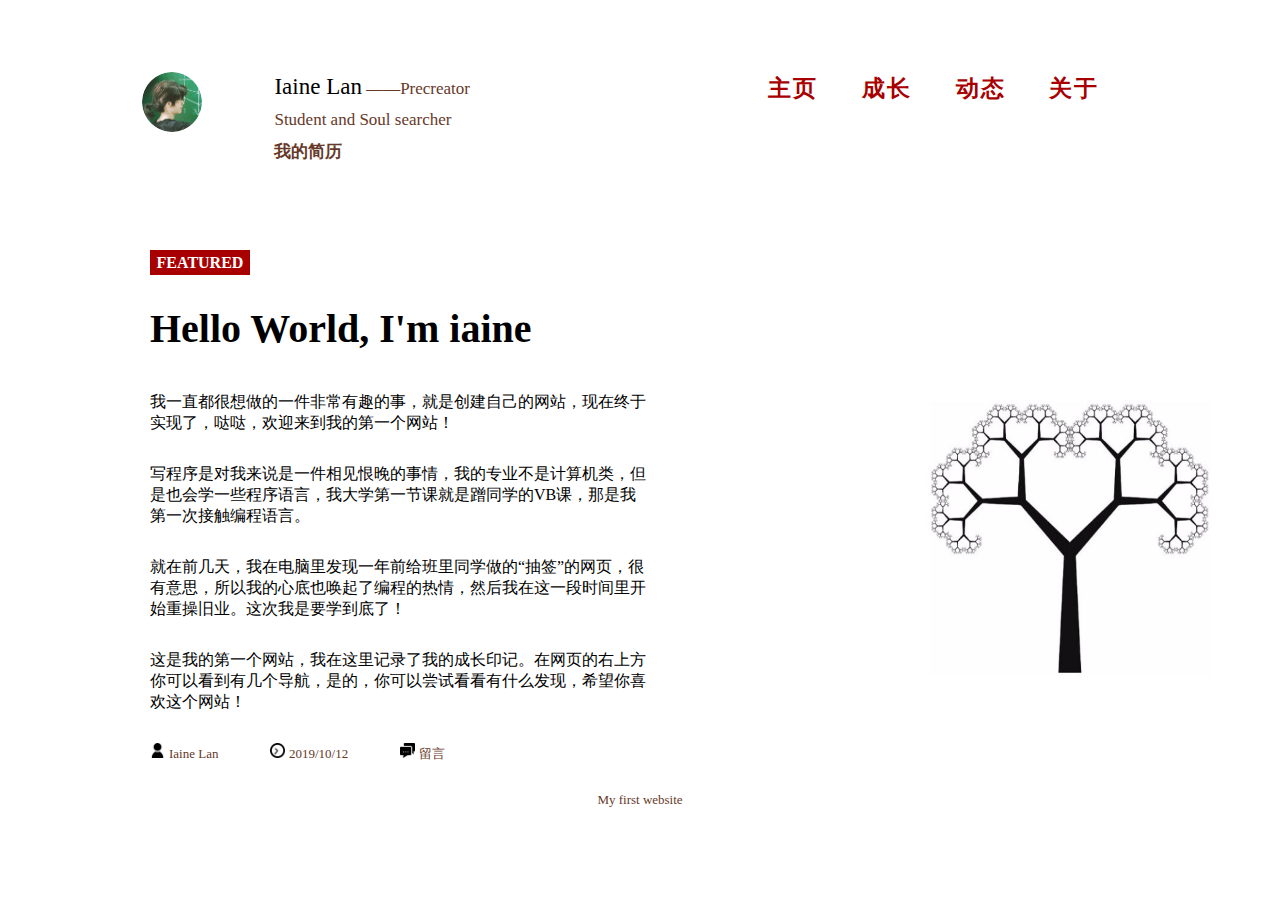
<file: index.html>
<!DOCTYPE html>
<html>
<head>
    <title>Iaine Lan——Precreator</title>
    <link rel="stylesheet" type="text/css" href="css/style1.css">
    <meta charset="utf-8">
    <!-- <meta name="viewport" content="width=device-width, initial-scale=1.0, maximum-scale=1.0, minimum-scale=1.0, user-scalable=no" /> -->

</head>
<body>
      
    <div id="header">
        <div id="img">
            <a href="index.html"><img src="images/selfie.jpg"></a>
        </div>
        <div id="cont">
            <a class="name" href="index.html">Iaine Lan</a>
            <span class="tag">——Precreator</span>
            <p>Student and Soul searcher</p>
            <p><a href="resume.html?file=lanyp-s-resume.pdf">我的简历</a></p>
        </div>
    </div>
    <div id="nav">
        <a href="index.html">主页</a>
        <a href="index2.html">成长</a>
        <a href="index3.html">动态</a>
        <a href="index4.html">关于</a>
    </div>
    <div id="main">
        <div id="textcont">
            <p class="feature">FEATURED</p>
            <p class="p1"><a href="#">Hello World, I'm iaine</a></p>
            <p class="p2">我一直都很想做的一件非常有趣的事，就是创建自己的网站，现在终于实现了，哒哒，欢迎来到我的第一个网站！
            </p>
            <p class="p3">写程序是对我来说是一件相见恨晚的事情，我的专业不是计算机类，但是也会学一些程序语言，我大学第一节课就是蹭同学的VB课，那是我第一次接触编程语言。
            </p>
            <p class="p4">就在前几天，我在电脑里发现一年前给班里同学做的“抽签”的网页，很有意思，所以我的心底也唤起了编程的热情，然后我在这一段时间里开始重操旧业。这次我是要学到底了！
            </p>
            <p class="p5">这是我的第一个网站，我在这里记录了我的成长印记。在网页的右上方你可以看到有几个导航，是的，你可以尝试看看有什么发现，希望你喜欢这个网站！</p>
            <div id="iconbot">
                <div class="icon1">
                    <img src="images/1.png">
                    <a href="#">Iaine Lan</a>
                </div>
                <div class="icon2">
                    <img src="images/2.png">
                    <a href="#">2019/10/12</a>
                </div>
                <div class="icon3">
                    <img src="images/3.png">
                    <a href="#">留言</a>
                </div>
            </div>
           

        </div>

        
        <div id="tree">
            <img src="images/tree.jpg">
        </div>
            
   
        
    </div>
    <div id="footer">
        <a href="#">My first website</a>
    </div>
</body>
</html>
</file>
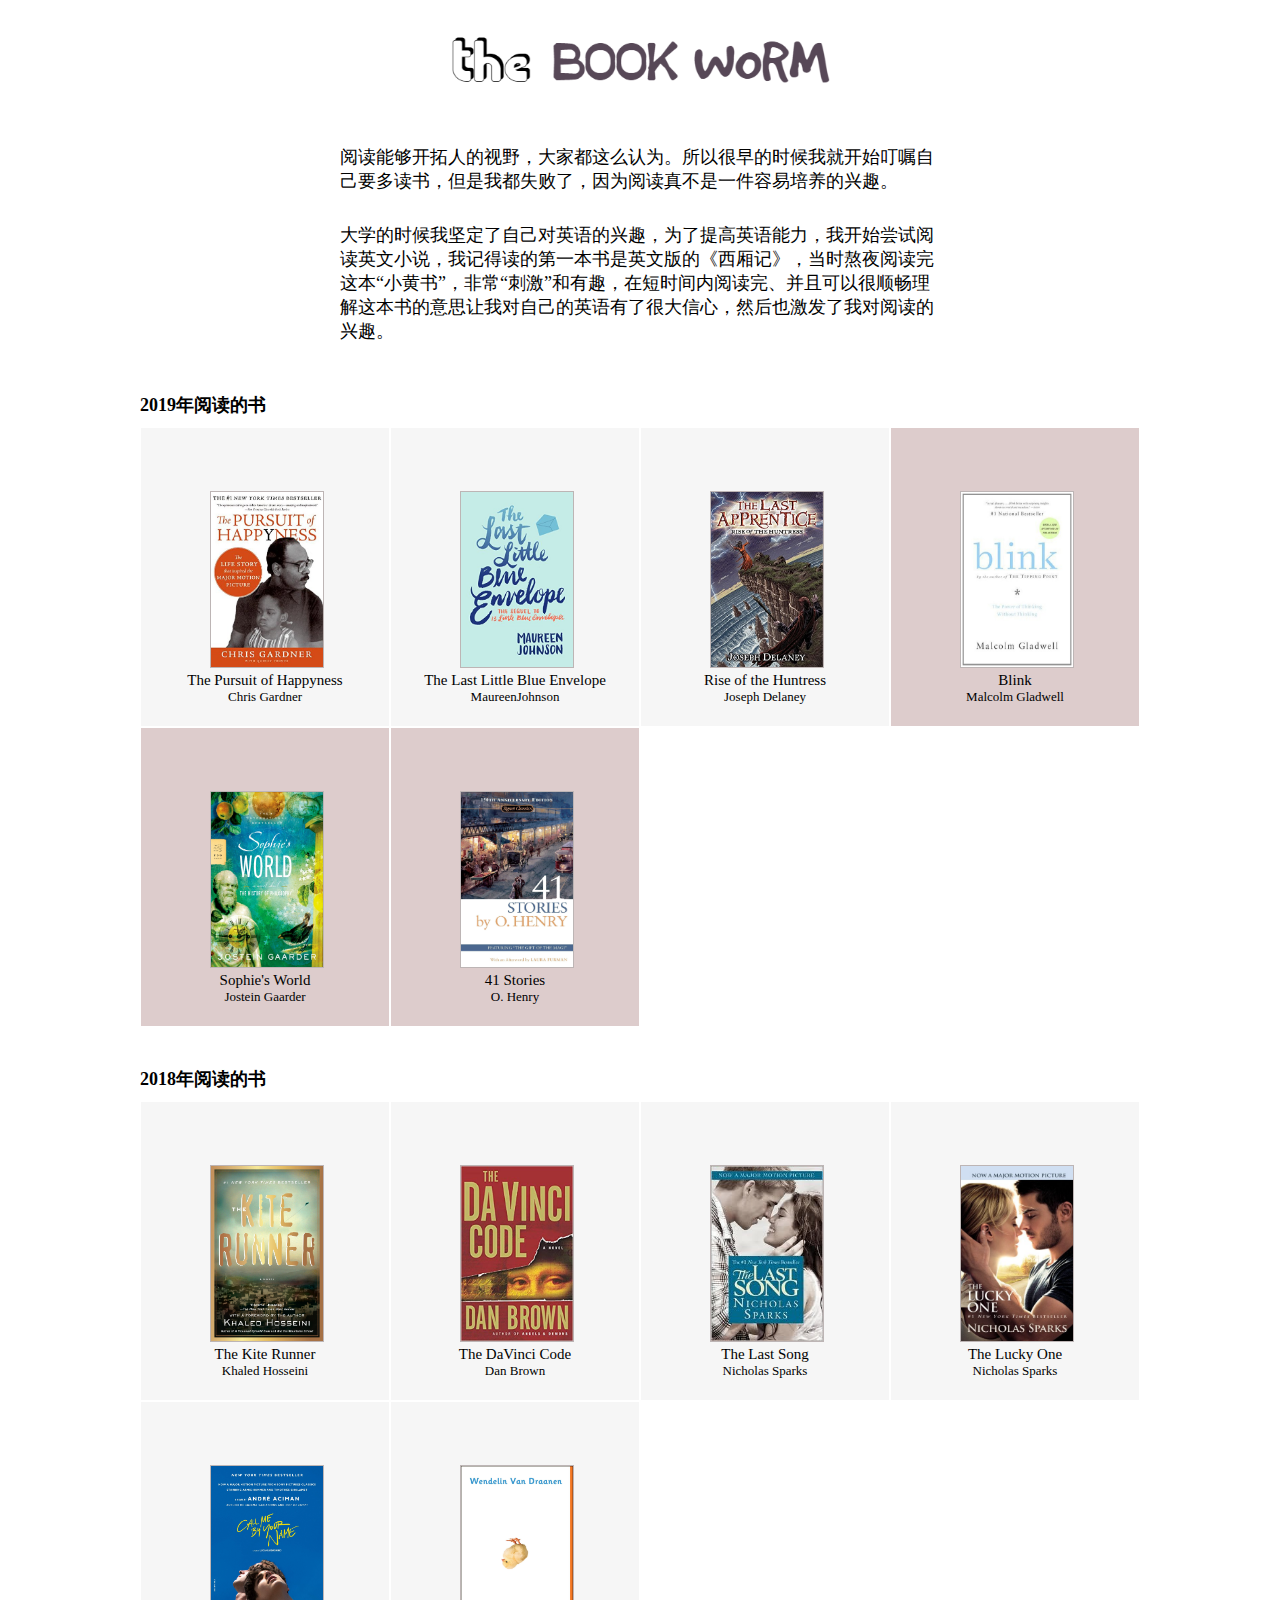
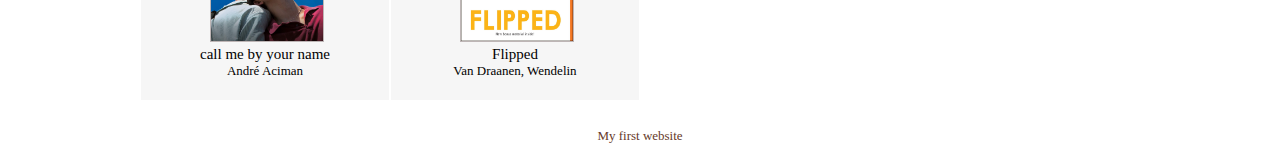
<file: books.html>
<!DOCTYPE html>
<html>
<head>
    <title>Book that I read</title>
    <link rel="stylesheet" type="text/css" href="css/books.css">
    <meta charset="utf-8">
</head>
<body>
    <div id="header">
        <div id="img">
            <img src="books/header_bookworm.png">
        </div>
        <div id="para">
            <p class="subheadline">阅读能够开拓人的视野，大家都这么认为。所以很早的时候我就开始叮嘱自己要多读书，但是我都失败了，因为阅读真不是一件容易培养的兴趣。
            </p>
            <p class="subheadline">大学的时候我坚定了自己对英语的兴趣，为了提高英语能力，我开始尝试阅读英文小说，我记得读的第一本书是英文版的《西厢记》，当时熬夜阅读完这本“小黄书”，非常“刺激”和有趣，在短时间内阅读完、并且可以很顺畅理解这本书的意思让我对自己的英语有了很大信心，然后也激发了我对阅读的兴趣。
            </p>
        </div>
    </div>
    <div id="main">
        <h4>2019年阅读的书</h4>
        <div id="booklist">
            <div class="book1">
                <img src="books/ThePursuitofHappyness.jpg">
                <p class="bookname">The Pursuit of Happyness</p>
                <p class="bookauthor">Chris Gardner</p>
            </div>
            <div class="book2">
                <img src="books/The Last Little Blue Envelope (13 Little Blue Envelopes).jpg">
                <p class="bookname">The Last Little Blue Envelope
                </p>
                <p class="bookauthor">MaureenJohnson
                </p>
            </div>
            <div class="book3">
                <img src="books/riseofTheHuntress.jpg">
                <p class="bookname">Rise of the Huntress
                </p>
                <p class="bookauthor">Joseph Delaney
                </p>
            </div>
            <div class="book4 notdone">
                <img src="books/Blink.jpg">
                <p class="bookname">Blink
                </p>
                <p class="bookauthor">Malcolm Gladwell 
                </p>
            </div>
            <div class="book5 notdone">
                <img src="books/Sophie's World.jpg">
                <p class="bookname">Sophie's World
                </p>
                <p class="bookauthor">Jostein Gaarder 
                </p>
            </div>
            <div class="book6 notdone">
                <img src="books/41 Stories.jpg">
                <p class="bookname">41 Stories
                </p>
                <p class="bookauthor">O. Henry 
                </p>
            </div>
            
        </div>

        <h4>2018年阅读的书</h4>
        <div id="booklist">
            <div class="book1">
                <img src="books/The Kite Runner .jpg">
                <p class="bookname">The Kite Runner</p>
                <p class="bookauthor">Khaled Hosseini</p>
            </div>
            <div class="book2">
                <img src="books/The DaVinci Code by Dan Brown.jpg">
                <p class="bookname">The DaVinci Code
                </p>
                <p class="bookauthor">
                Dan Brown
                </p>
            </div>
            <div class="book3">
                <img src="books/The Last Song.jpg">
                <p class="bookname">The Last Song
                </p>
                <p class="bookauthor">Nicholas Sparks
                </p>
            </div>
            <div class="book4">
                <img src="books/The Lucky One.jpg">
                <p class="bookname">The Lucky One
                </p>
                <p class="bookauthor">Nicholas Sparks
                </p>
            </div>
            <div class="book5">
                <img src="books/call me by your name.jpg">
                <p class="bookname">call me by your name
                </p>
                <p class="bookauthor">André Aciman 
                </p>
            </div>
            <div class="book6">
                <img src="books/Flipped.jpg">
                <p class="bookname">Flipped
                </p>
                <p class="bookauthor">Van Draanen, Wendelin
                </p>
            </div>
            
        </div>
    </div>
     <div id="footer">
        <a href="#">My first website</a>
    </div>
</body>
</html>
</file>
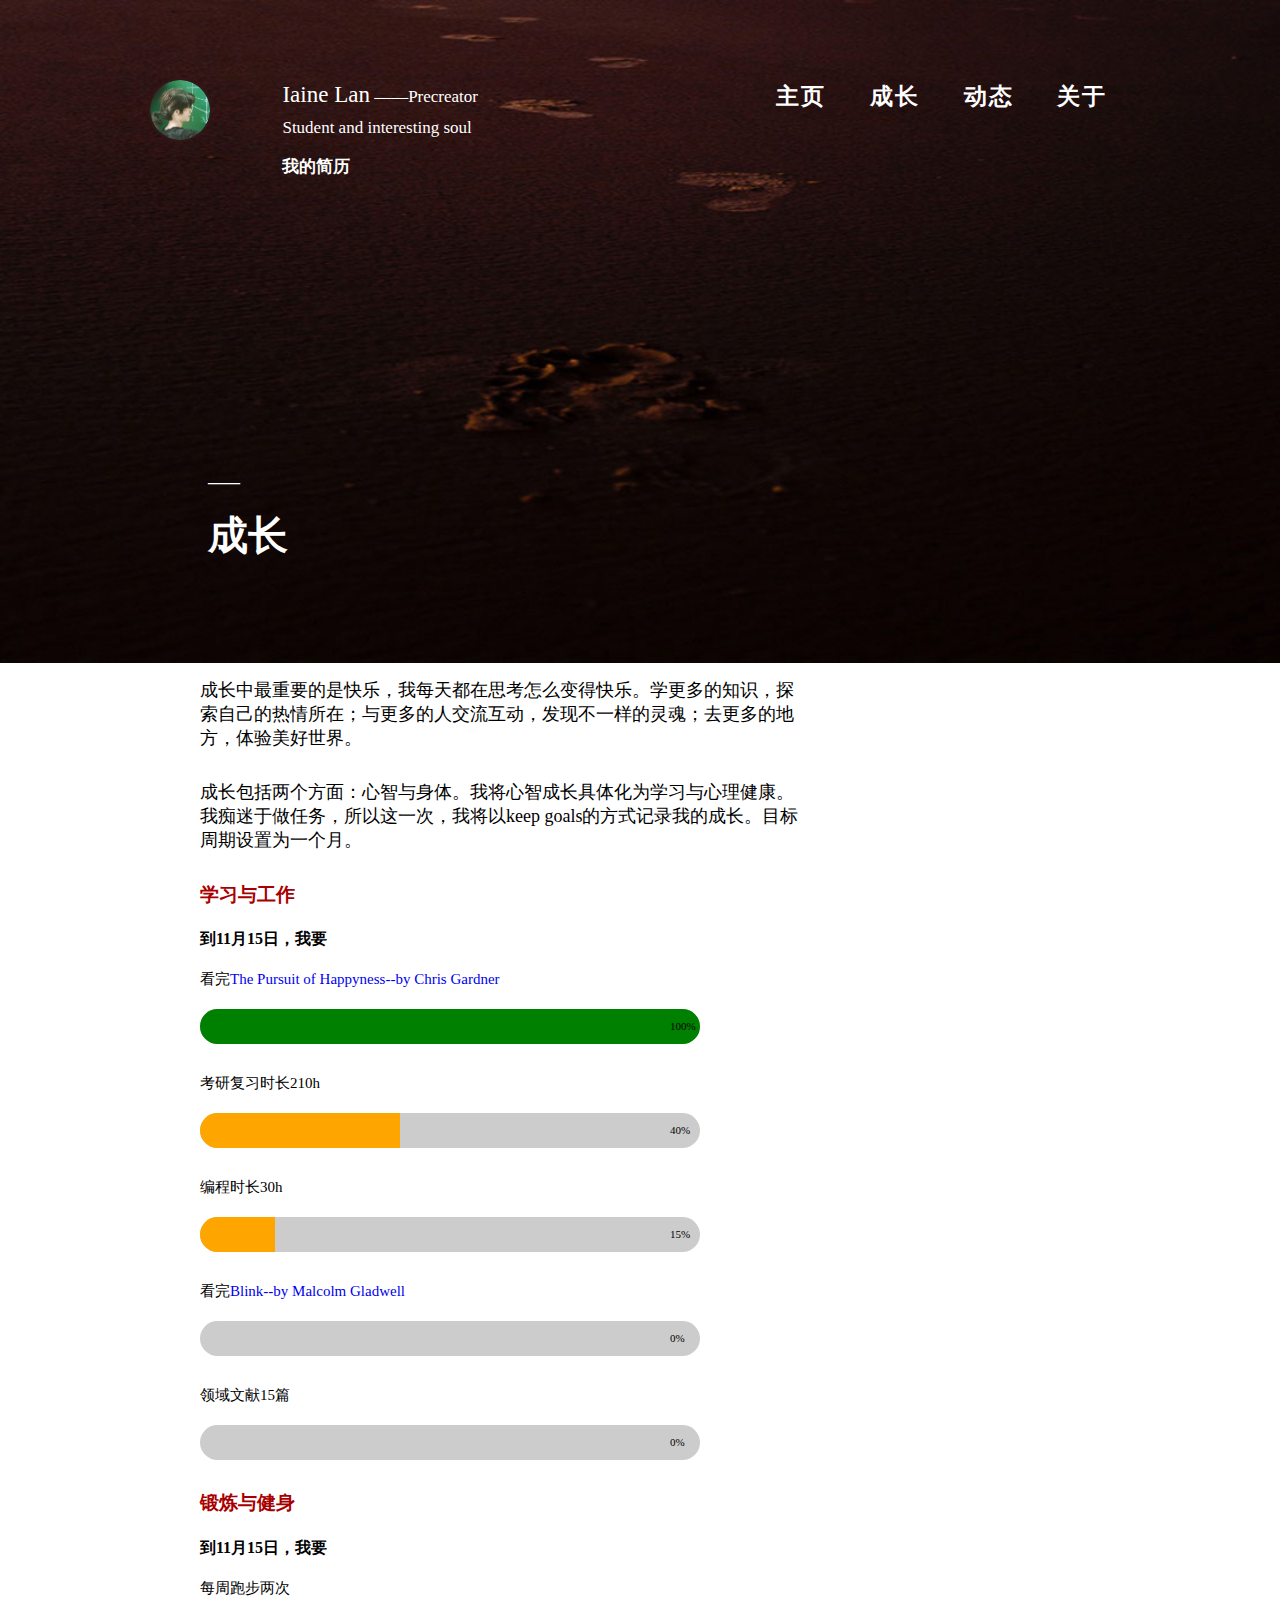
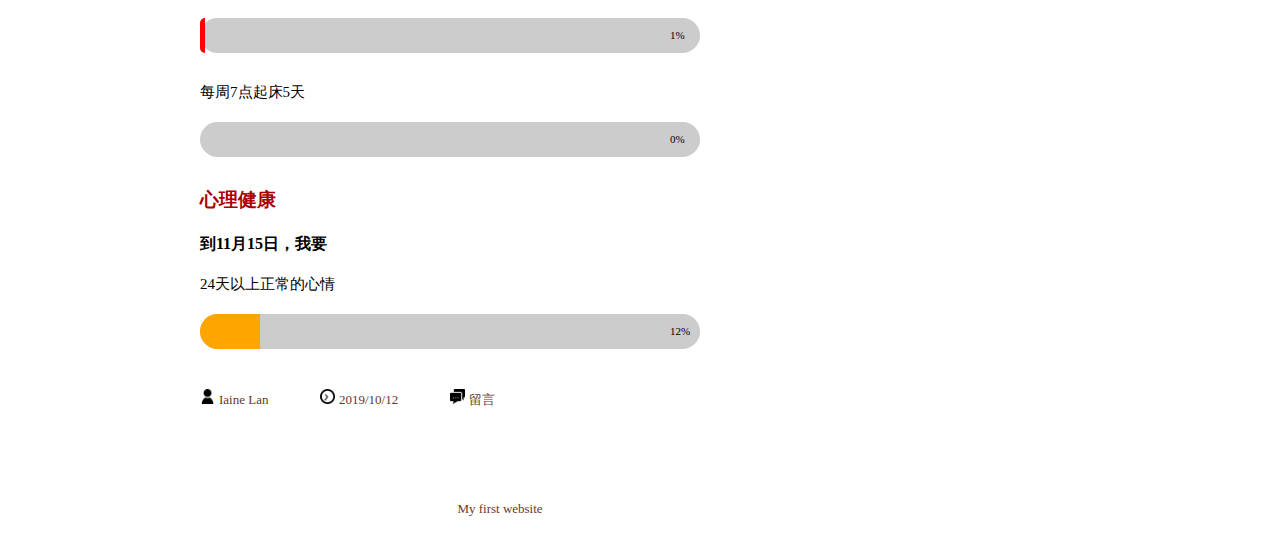
<file: index2.html>
<!DOCTYPE html>
<html>
<head>
    <title>Grow——Iaine Lan</title>
    <link rel="stylesheet" type="text/css" href="css/style2.css">
    <meta charset="utf-8">
    <!-- <meta name="viewport" content="width=device-width, initial-scale=1.0, maximum-scale=1.0, minimum-scale=1.0, user-scalable=no" /> -->
</head>
<body>
    <div id="header">
        <div id="img">
            <a href="index.html"><img src="images/selfie.jpg"></a>
        </div>
        <div id="cont">
            <a class="name" href="index.html">Iaine Lan</a>
            <span class="tag">——Precreator</span>
            <p>Student and interesting soul</p>
            <p><a href="resume.html?file=lanyp-s-resume.pdf">我的简历</a></p>
        </div>
        
    </div>
    <div id="nav">
        <a href="index.html">主页</a>
        <a href="index2.html">成长</a>
        <a href="index3.html">动态</a>
        <a href="index4.html">关于</a>
    </div>  
    <div id="textb">
        <p>——</p>
        <a class="about" href="#">成长</a>
    </div> 

    <div id="main">
         <p class="subheadline">成长中最重要的是快乐，我每天都在思考怎么变得快乐。学更多的知识，探索自己的热情所在；与更多的人交流互动，发现不一样的灵魂；去更多的地方，体验美好世界。         </p>
         <p class="subheadline1">
             成长包括两个方面：心智与身体。我将心智成长具体化为学习与心理健康。我痴迷于做任务，所以这一次，我将以<span>keep goals</span>的方式记录我的成长。目标周期设置为一个月。

         </p>
        
        <div id="content">
            <div class="learn">
                <h3>学习与工作</h3>
                <h4>到11月15日，我要</h4> 
                <p>看完<span><a href="books.html" target="_blank" >The Pursuit of Happyness--by Chris Gardner
                </a></span></p>
                
               <div class="bar1">
                    <div class="bar1_completed"><span>100&#37</span></div>
               </div>
               
                <p>考研复习时长<span>210h</span></p>
               <div class="bar2">
                    <div class="bar2_completed"><span>40&#37</span></div>
               </div>

               <p>编程时长<span>30h</span></p>
               <div class="bar3">
                    <div class="bar3_completed"><span>15&#37</span></div>
               </div>
                <p>看完<span><a href="books.html" target="_blank">Blink--by Malcolm Gladwell</a></span></p>
               <div class="bar4">
                    <div class="bar4_completed"><span>
                    0&#37</span></div>
               </div>
               <p>领域文献15篇</span></p>
               <div class="bar5">
                    <div class="bar5_completed"><span>
                    0&#37</span></div>
               </div>

           </div>
            <div class="sports">
                <h3>锻炼与健身</h3>
                <h4>到11月15日，我要</h4> 
                <p>每周跑步两次</p>
               <div class="bar1">
                    <div class="bar1_completed"><span>1&#37</span></div>
               </div>
               <p>每周7点起床5天</p>
               <div class="bar2">
                    <div class="bar2_completed"><span>0&#37</span></div>
               </div>


           </div>
            <div class="mental">
                <h3>心理健康</h3>
                <h4>到11月15日，我要</h4> 
                <p>24天以上正常的心情</p>
               <div class="bar1">
                    <div class="bar1_completed"><span>12&#37</span></div>
               </div>
           </div>
        </div>
        <div id="iconbot">
            <div class="icon1">
                <img src="images/1.png">
                <a href="#">Iaine Lan</a>
            </div>
            <div class="icon2">
                <img src="images/2.png">
                <a href="#">2019/10/12</a>
            </div>
            <div class="icon3">
                <img src="images/3.png">
                <a href="#">留言</a>
            </div>
</div>
   
<div id="footer">
<a href="#">My first website</a>
</div>

        



    </div>
    </body>
</html>
</file>
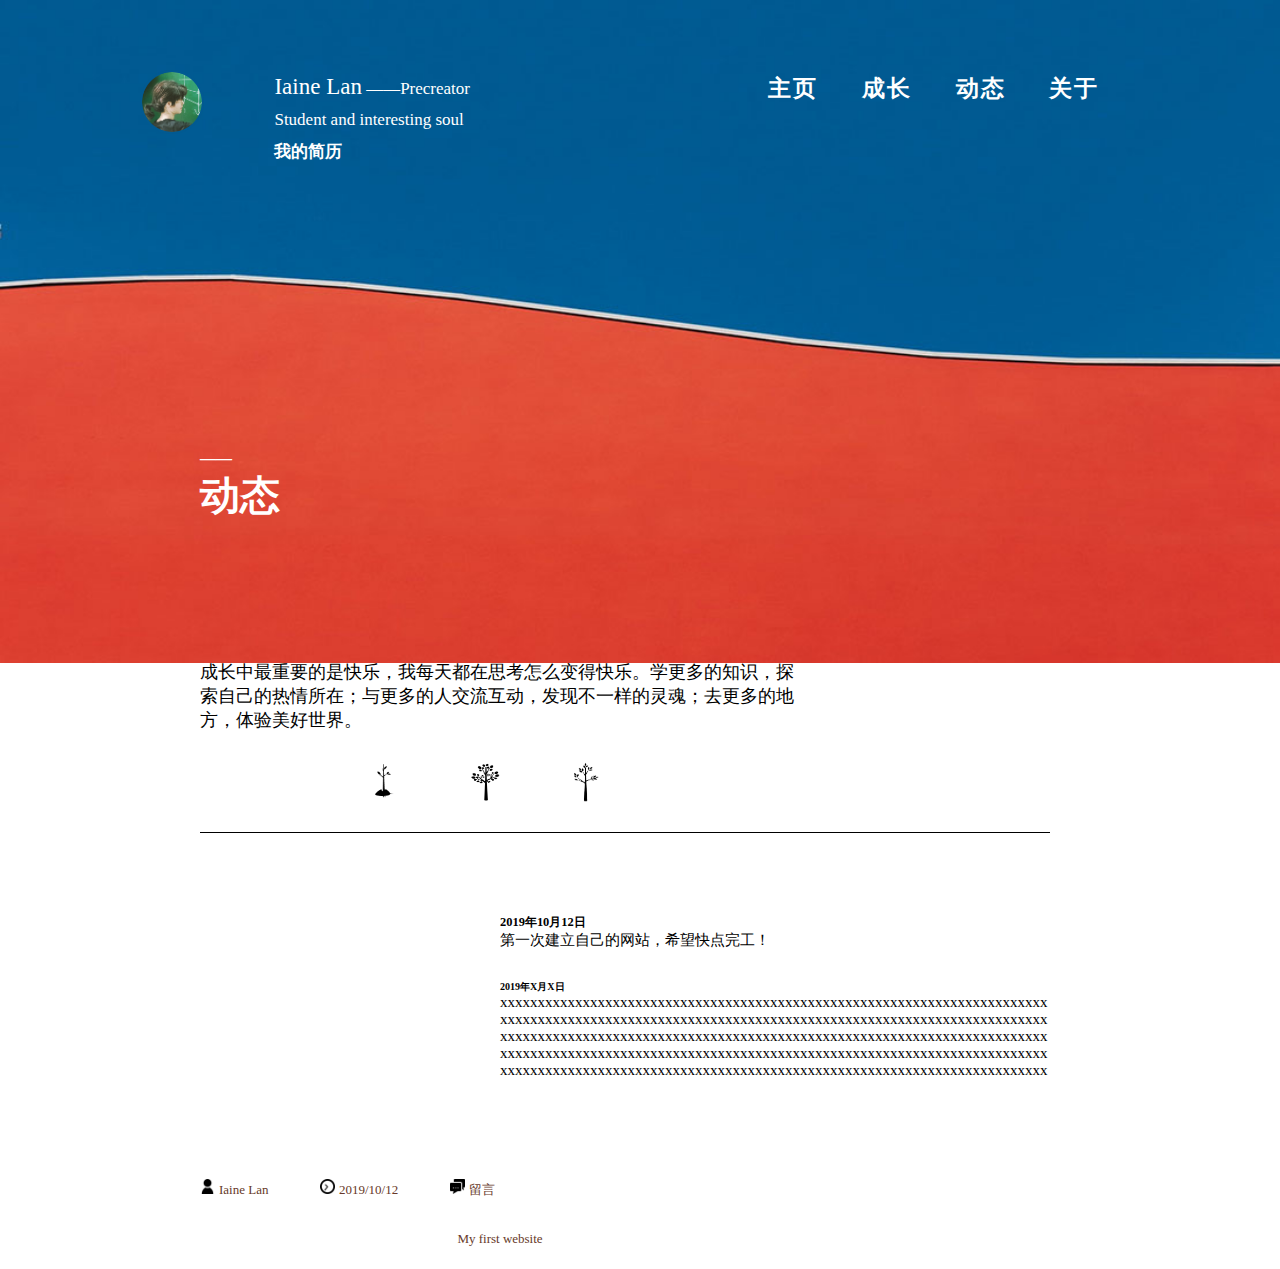
<file: index3.html>
<!DOCTYPE html>
<html>
<head>
    <title>Recently——Iaine Lan</title>
    <link rel="stylesheet" type="text/css" href="css/style3.css">
    <meta charset="utf-8">
    <!-- <meta name="viewport" content="width=device-width, initial-scale=1.0, maximum-scale=1.0, minimum-scale=1.0, user-scalable=no" /> -->
</head>
<body>
     <div id="header">
        <div id="img">
            <a href="index.html"><img src="images/selfie.jpg"></a>
        </div>
        <div id="cont">
            <a class="name" href="index.html">Iaine Lan</a>
            <span class="tag">——Precreator</span>
            <p>Student and interesting soul</p>
            <p><a href="resume.html?file=lanyp-s-resume.pdf">我的简历</a></p>
        </div>
    </div>
    <div id="nav">
        <a href="index.html">主页</a>
        <a href="index2.html">成长</a>
        <a href="index3.html">动态</a>
        <a href="index4.html">关于</a>
    </div>  
    <div id="textb">
        <p>——</p>
        <a class="about" href="#">动态</a>
  
    </div>   
    <div id="main">
         <p class="subheadline">成长中最重要的是快乐，我每天都在思考怎么变得快乐。学更多的知识，探索自己的热情所在；与更多的人交流互动，发现不一样的灵魂；去更多的地方，体验美好世界。         </p>
         <div id="treeicon">
                <div class="tree1">
                    <img src="images/tree1.png">
                </div>
                <div class="tree2">
                    <img src="images/tree2.png">
                </div>
                <div class="tree3">
                    <img src="images/tree3.png">
                </div>
        </div>
        <hr id="line"/>
        <div id="moment">
            <div class="moment2">
                <h5>2019年10月12日</h5>
                <p>第一次建立自己的网站，希望快点完工！</p>
            </div>
            <div class="moment1">
                <h6>2019年X月X日</h6>
                <p>xxxxxxxxxxxxxxxxxxxxxxxxxxxxxxxxxxxxxxxxxxxxxxxxxxxxxxxxxxxxxxxxxxxxxxxxx
                xxxxxxxxxxxxxxxxxxxxxxxxxxxxxxxxxxxxxxxxxxxxxxxxxxxxxxxxxxxxxxxxxxxxxxxxx
                xxxxxxxxxxxxxxxxxxxxxxxxxxxxxxxxxxxxxxxxxxxxxxxxxxxxxxxxxxxxxxxxxxxxxxxxx
                xxxxxxxxxxxxxxxxxxxxxxxxxxxxxxxxxxxxxxxxxxxxxxxxxxxxxxxxxxxxxxxxxxxxxxxxx
                xxxxxxxxxxxxxxxxxxxxxxxxxxxxxxxxxxxxxxxxxxxxxxxxxxxxxxxxxxxxxxxxxxxxxxxxx
                </p>
            </div>
        </div>
        

        <div id="iconbot">
                <div class="icon1">
                    <img src="images/1.png">
                    <a href="#">Iaine Lan</a>
                </div>
                <div class="icon2">
                    <img src="images/2.png">
                    <a href="#">2019/10/12</a>
                </div>
                <div class="icon3">
                    <img src="images/3.png">
                    <a href="#">留言</a>
                </div>
        </div>
           
        <div id="footer">
        <a href="#">My first website</a>
        </div>
    </div>
</body>
</html>
</file>
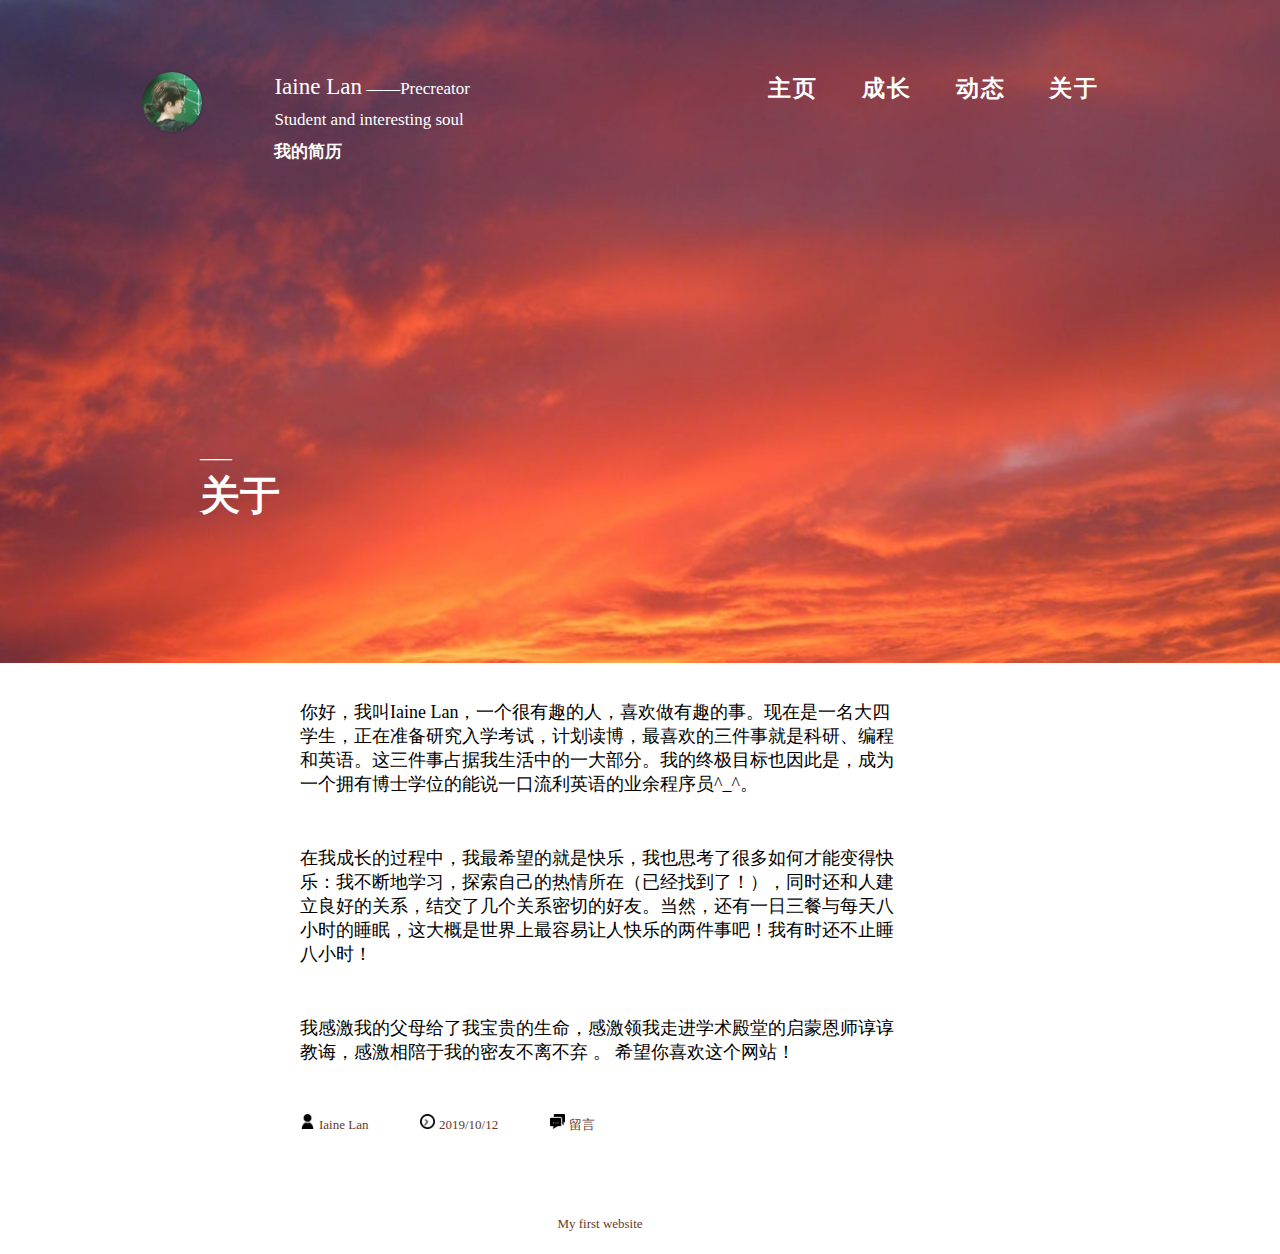
<file: index4.html>
<!DOCTYPE html>
<html>
<head>
    <title>about——Iaine Lan</title>
    <link rel="stylesheet" type="text/css" href="css/style4.css">
    <meta charset="utf-8">
    <!-- <meta name="viewport" content="width=device-width, initial-scale=1.0, maximum-scale=1.0, minimum-scale=1.0, user-scalable=no" /> -->
</head>
<body>
    <div id="header">
        <div id="img">
            <a href="index.html"><img src="images/selfie.jpg"></a>
        </div>
        <div id="cont">
            <a class="name" href="index.html">Iaine Lan</a>
            <span class="tag">——Precreator</span>
            <p>Student and interesting soul</p>
            <p><a href="resume.html?file=lanyp-s-resume.pdf">我的简历</a></p>
        </div>
       
    </div>
    <div id="nav">
        <a href="index.html">主页</a>
        <a href="index2.html">成长</a>
        <a href="index3.html">动态</a>
        <a href="index4.html">关于</a>
    </div>  
    <div id="textb">
        <p>——</p>
        <a class="about" href="#">关于</a>
  
    </div>   
    
    <div id="main">
        <p class="aboutP1">你好，我叫<span>Iaine Lan</span>，一个很有趣的人，喜欢做有趣的事。现在是一名大四学生，正在准备研究入学考试，计划读博，最喜欢的三件事就是科研、编程和英语。这三件事占据我生活中的一大部分。我的终极目标也因此是，成为一个拥有博士学位的能说一口流利英语的业余程序员^_^。</p>
        <p class="aboutP2">在我成长的过程中，我最希望的就是快乐，我也思考了很多如何才能变得快乐：我不断地学习，探索自己的热情所在（已经找到了！），同时还和人建立良好的关系，结交了几个关系密切的好友。当然，还有一日三餐与每天八小时的睡眠，这大概是世界上最容易让人快乐的两件事吧！我有时还不止睡八小时！</p>
        <p class="aboutP3">我感激我的父母给了我宝贵的生命，感激领我走进学术殿堂的启蒙恩师谆谆教诲，感激相陪于我的密友不离不弃 。
        希望你喜欢这个网站！</p>
        <div id="iconbot">
                <div class="icon1">
                    <img src="images/1.png">
                    <a href="#">Iaine Lan</a>
                </div>
                <div class="icon2">
                    <img src="images/2.png">
                    <a href="#">2019/10/12</a>
                </div>
                <div class="icon3">
                    <img src="images/3.png">
                    <a href="#">留言</a>
                </div>
            </div>
           
        <div id="footer">
        <a href="#">My first website</a>
        </div>
    </div>

</body>
</html>
</file>
<file: css/style1.css>
*{
    margin:0;
    padding: 0;
}
body{
    font-family:"微软雅黑"; 
    font-size:16px; 
    color: #673929;

}
a{
    text-decoration: none;
}
#header{
    height:100px;
    width:500px;
    margin-bottom: 100px;
    margin-right:250px;
    float:left;

}
#img img{
    margin-left:140px;
    margin-top:70px;
    width:60px;
    height:60px;
    border:2px solid white;
    border-radius: 90px;
    float:left;
    margin-right: 20px;
    
}
#img img:hover{
    transition:all 0.5s linear;
    border:2px solid black;

}
#cont{
    float:right;
    margin-top:74px;
    margin-right: 30px;
    font-size: 17px;
    display: block;
}
.name{
    font-size: 23px;
    color:black;
    text-decoration: none;
}
.name:hover{
    color:#673929;
}
#cont p{
    margin-top:10px;
}
#cont p a{
    color: #673929;
    font-weight:bold;
}
#cont a:hover{
    text-shadow:2px 2px 4px #563D3D;
    text-decoration: none;
}
#nav{
    float:left;
    margin-top:74px;

    height:50px;
    line-height: 30px;
    font-size:23px;
    color:white;
    letter-spacing: 2px;
    text-align: center；


}
#nav a{
    margin:18px;
     font-weight: bold;
}
#nav a:link{
    color: #A80000;
    text-decoration: none;
}
#nav a:visited{
    color: #A80000;
    text-decoration: none;
}
#nav a:hover{
    text-shadow:2px 2px 4px #563D3D;
    text-decoration: none;
}
#nav a:active{
    color: #8B0F0F;
    text-decoration: none;
}
#main{
    clear:both; 
    width: 100%;
    height:500px;
    margin-bottom: 70px;


}
#textcont{
    float:left;
    margin-top:50px;
    margin-left:150px; 
    width:500px; 
}
.feature{
    height:25px;
    line-height:25px;
    width:100px;
    font-weight: bold;
    background: #A80000;
    color:white;
    text-align: center;
    margin-bottom: 30px;
   
}
.p1{
   
    margin-bottom: 40px;
    
}
.p1 a{
    font-size: 40px;
    font-weight: bolder;
    color:black;
    margin-bottom: 40px;
    text-decoration: none;
}
.p2,.p3,.p4,.p5{
   font:18px;
   margin-bottom: 30px;
   font-family:宋体;
   color:black;


   
}
#tree{
  
    float:right;
    margin-right: 60px;
    margin-top:180px; 

}
#tree img{
    width:300px;
    height:300px;
}
#lastcont{
    clear:both;
    width:600px;
    height:40px;
    line-height: 40px;
    font-size: 13px;
}
#iconbot{
    position: relative;
}
#iconbot img{
    width:15px;
    height:15px;       
}
#iconbot a{
    text-decoration: none;
    font-size:13px;
    color: #673929;

}
.icon1{
    width:150px;
    position: absolute;
    left:0px;
}
.icon2{
    width:150px;
    position: absolute;
    left:120px;
}
.icon3{
    width:150px;
    position: absolute;
    left:250px;
}

#footer{
    height:60px; 
    line-height: 60px;
    font-size: 13px;
    clear:both; /*新加代码*/
    margin-top: 5px;
    text-align: center;

}
#footer a{
    text-decoration: none;
    color:#673929;
}
</file>
<file: css/books.css>
*{
    margin:0;
    padding: 0;
    
}
body{
    font-family:"微软雅黑"; 
    font-size:16px; 
    color: #673929;

}
#header{
    width: 800px;
    margin:0 auto;
}
#img img{
    width:453px;
    height: 61px;
    margin-top: 30px;
    margin-left: 173.5px;
}
#para{
    width:600px;
    margin-left: 100px;
    margin-top: 50px;    
    margin-bottom: 50px;
    color:black;
    font-size: 18px;
    font-family:宋体;
}
.subheadline,.subheadline1{
    margin-bottom: 30px;
}
#main{
    width: 1000px;
    margin:auto;
    font-family:宋体;
    color:black;

}
#booklist{
    height: 600px;
}
#main h4{
    clear:both;
    font-size: 18px;
    font-weight: bold;
    margin-bottom: 10px;
    margin-top: 40px;

    
}
.book1,.book2,.book3,.book4,
.book5,.book6{
    width: 250px;
    height:300px;
    background:#F6F6F6;
    float: left;
    border:0.5px solid white;
    box-sizing:border-box;

}
.notdone{
    background:#DDCCCC;
}
.book1 img,.book2 img,.book3 img,.book4 img,
.book5 img,.book6 img{
    width:111.5px;
    height: 175px;
    margin-left: 69.25px;
    margin-top:62.5px;
    border:1px solid #BDB5B5;
}
.bookname{
    font-family: calibri;
    font-size: 15px;
    text-align: center;
}
.bookauthor{
    font-family: calibri;
    font-size: 13px;
    text-align: center;
}


#footer{
    height:60px; 
    line-height: 60px;
    font-size: 13px;
    clear:both; /*新加代码*/
    margin-top: 5px;
    text-align: center;
}
#footer a{
    text-decoration: none;
    color:#673929;
}
</file>
<file: css/style2.css>
con*{
    margin:0;
    padding: 0;
}
body{
    font-family:"微软雅黑"; 
    font-size:16px; 
    color: #673929;

    background: url(grow.jpg);
    background-size: 100%;
    background-repeat: repeat no-repeat;

}
a{
    text-decoration: none;
}
#header{
    height:100px;
    width:500px;
    margin-bottom: 100px;
    margin-right:250px;
    float:left;

}
#img img{
    margin-left:140px;
    margin-top:70px;
    width:60px;
    height:60px;
    border:2px solid #331618;
    border-radius: 90px;
    float:left;
    margin-right: 20px;
    
}
#img img:hover{
    transition:all 0.5s linear;
    border:2px solid white;

}
#cont{
    float:right;
    margin-top:74px;
    margin-right: 30px;
    font-size: 17px;
    display: block;
    color:white;
}
.name{
    font-size: 23px;
    color:white;
    text-decoration: none;
}
.name:hover{
    color:#A98A8B;
}
#cont p{
    margin-top:10px;
}
#cont p a{
    color: white;
    font-weight:bold;
}
#cont a:hover{
    text-shadow:2px 2px 4px #563D3D;
    text-decoration: none;
}
#nav{
    float:left;
    margin-top:74px;

    height:50px;
    line-height: 30px;
    font-size:23px;
    color:white;
    letter-spacing: 2px;
    text-align: center；


}
#nav a{
    margin:18px;
     font-weight: bold;
}
#nav a:link{
    color:white;
    text-decoration: none;
}
#nav a:visited{
    color: white;
    text-decoration: none;
}
#nav a:hover{
   /* text-shadow:2px 2px 4px #489FE2;*/
    color: #AEA8A8;
    text-decoration: none;
}
#nav a:active{
    color: white;
    text-decoration: none;
}
#textb{
    clear:both;
    float:left;
    margin-left: 200px;
    margin-top:250px;
    color: white;
    font-weight: bold;


}
#textb a{
    text-decoration: none;
    color:white;
}

.about{
    font-size: 40px;
    margin-top: 20px;

}
#main{
    position: absolute;
    top:660px;
    left:200px;
    
    width: 600px;
    color: black;
}
.subheadline,.subheadline1{
    margin-left: 0px;
    margin-bottom: 30px;
    font-family:宋体;
    color:black;
    font-size: 18px;
}
.subheadline1 span{
    font-family:calibri; 
}
#content h3{
    font-family:宋体;
    color: #A80000;
    font-weight: bolder;
    margin-bottom: 20px;
}
#content h4{
    font-family:宋体;
    color: black;
    font-weight: bolder;
    margin-bottom: 20px;
}

#content p{
    margin-left: 0px;
    margin-bottom: 20px;
    font-family:宋体;
    color:black;
    font-size: 15px;

}
.learn .bar1,.bar2,.bar3,.bar4,.bar5{
    width: 500px;
    height:35px;
    
    border-radius: 35px 35px 35px 35px;
    background: #ccc;
    margin-bottom: 30px;

}
.learn .bar1 .bar1_completed span,
.learn .bar2 .bar2_completed span,
.learn .bar3 .bar3_completed span,
.learn .bar4 .bar4_completed span,
.learn .bar5 .bar5_completed span{
    margin-left: 470px;
    font-size: 11px;
    width:30px;
    height:30px;
    line-height: 35px;
}
#content span{
    font-family:calibri; 

}

.learn .bar1 .bar1_completed{
    display: block;
    width: 100%;
    height: 100%;
    border-radius: 30px 30px 30px 30px;
    background: green;
}
.learn .bar2 .bar2_completed{
    display: block;
    width: 40%;
    height: 100%;
    border-radius: 30px 0px 0px 30px;
    background: orange;
}
.learn .bar3 .bar3_completed{
    display: block;
    width: 15%;
    height: 100%;
    border-radius: 30px 0px 0px 30px;
    background: orange;
}
.learn .bar4 .bar4_completed{
    display: block;
    width: 0%;
    height: 100%;
    border-radius: 30px 0px 0px 30px;
    background: orange;
}
.learn .bar5 .bar5_completed{
    display: block;
    width: 0%;
    height: 100%;
    border-radius: 30px 0px 0px 30px;
    background: orange;
}

.sports .bar1{
    width: 500px;
    height:35px;
    
    border-radius: 30px 30px 30px 30px;
    background: #ccc;
    margin-bottom: 30px;

}
.sports .bar1 .bar1_completed span,
.sports .bar2 .bar2_completed span{
    margin-left: 470px;
    font-size: 11px;
    width:30px;
    height:30px;
    line-height: 35px;
}
#content span{
    font-family:calibri; 
}

.sports .bar1 .bar1_completed{
    display: block;
    width: 1%;
    height: 100%;
    border-radius: 30px 0px 0px 30px;
    background:red;
}
.sports .bar2 .bar2_completed{
    display: block;
    width: 0%;
    height: 100%;
    border-radius: 30px 0px 0px 30px;
    background:red;
}

.mental .bar1{
    width: 500px;
    height:35px;
    
    border-radius: 30px 30px 30px 30px;
    background: #ccc;
    margin-bottom: 30px;

}
.mental .bar1 .bar1_completed span{
    margin-left: 470px;
    font-size: 11px;
    width:30px;
    height:30px;
    line-height: 35px;
}
#content span{
    font-family:calibri; 
}

.mental .bar1 .bar1_completed{
    display: block;
    width: 12%;
    height: 100%;
    border-radius: 30px 0px 0px 30px;
    background: orange;
}





#iconbot{
    position: relative;
    margin-top: 40px;
}
#iconbot img{
    width:15px;
    height:15px;       
}
#iconbot a{
    text-decoration: none;
    font-size:13px;
    color: #673929;

}
.icon1{
    width:150px;
    position: absolute;
    left:0px;
}
.icon2{
    width:150px;
    position: absolute;
    left:120px;
}
.icon3{
    width:150px;
    position: absolute;
    left:250px;
}

#footer{
    margin-top: 130px;
    height:60px; 
    line-height: 60px;
    font-size: 13px;
    clear:both; /*新加代码*/
    text-align: center;

}
#footer a{
    text-decoration: none;
    color:#673929;
}
</file>
<file: css/style3.css>
*{
    margin:0;
    padding: 0;
}
body{
    font-family:"微软雅黑"; 
    font-size:16px; 
    color: #673929;

    background: url(recent.jpg);
    background-size: 100%;
    background-repeat: repeat no-repeat;

}
a{
    text-decoration: none;
}
#header{
    height:100px;
    width:500px;
    margin-bottom: 100px;
    margin-right:250px;
    float:left;

}
#img img{
    margin-left:140px;
    margin-top:70px;
    width:60px;
    height:60px;
    border:2px solid #015A92;
    border-radius: 90px;
    float:left;
    margin-right: 20px;
    
}
#img img:hover{
    transition:all 0.5s linear;
    border:2px solid white;

}
#cont{
    float:right;
    margin-top:74px;
    margin-right: 30px;
    font-size: 17px;
    display: block;
    color:white;
}
.name{
    font-size: 23px;
    color:white;
    text-decoration: none;
}
.name:hover{
    color:#A98A8B;
}
#cont p{
    margin-top:10px;
}
#cont p a{
    color: white;
    font-weight:bold;
}
#cont a:hover{
    text-shadow:2px 2px 4px #563D3D;
    text-decoration: none;
}
#nav{
    float:left;
    margin-top:74px;

    height:50px;
    line-height: 30px;
    font-size:23px;
    color:white;
    letter-spacing: 2px;
    text-align: center；


}
#nav a{
    margin:18px;
     font-weight: bold;
}
#nav a:link{
    color: white;
    text-decoration: none;
}
#nav a:visited{
    color: white;
    text-decoration: none;
}
#nav a:hover{
   /* text-shadow:2px 2px 4px #489FE2;*/
    color: #A09C96;
    text-decoration: none;
}
#nav a:active{
    color: white;
    text-decoration: none;
}
#textb{
    clear:both;
    float:left;
    margin-left: 200px;
    margin-top:250px;
    color: white;
    font-weight: bold;


}
#textb a{
    text-decoration: none;
    color:white;
}

.about{
    font-size: 40px;
    margin-top: 20px;


}
#main{
    position: absolute;
    top:660px;
    left:200px;
    
    width: 600px;
    color: black;
}
.subheadline{
    margin-left: 0px;
    margin-bottom: 30px;
    font-family:宋体;
    color:black;
    font-size: 18px;
}
#treeicon{
    position: relative;
    margin-bottom: 100px;
    margin-left: 170px;
}
#treeicon img{
    width:30px;
    height: 40px;
}
.tree1{
    width:150px;
    position: absolute;
    left:0px;
}
.tree2{
    width:150px;
    position: absolute;
    left:100px;
}
.tree3{
    width:150px;
    position: absolute;
    left:200px;
}
#line{
    height:1px;
    width:850px;
    border:none;
    border-top:1px solid #000;
    margin-bottom: 80px;
}

#moment{
    margin-left: 300px;
    width:100%;
    font-family:宋体;
    color:black;
    font-size: 15px;
    margin-bottom: 100px;
}
#moment div{
    margin-bottom: 30px;
}


#iconbot{
    position: relative;
}
#iconbot img{
    width:15px;
    height:15px;       
}
#iconbot a{
    text-decoration: none;
    font-size:13px;
    color: #673929;

}
.icon1{
    width:150px;
    position: absolute;
    left:0px;
}
.icon2{
    width:150px;
    position: absolute;
    left:120px;
}
.icon3{
    width:150px;
    position: absolute;
    left:250px;
}

#footer{
    margin-top: 130px;
    height:60px; 
    line-height: 60px;
    font-size: 13px;
    clear:both; /*新加代码*/
    text-align: center;

}
#footer a{
    text-decoration: none;
    color:#673929;
}
</file>
<file: css/style4.css>
*{
    margin:0;
    padding: 0;
}
body{
    font-family:"微软雅黑"; 
    font-size:16px; 
    color: #673929;

    background: url(about.jpg);
    background-size: 100%;
    background-repeat: repeat no-repeat;

}
a{
    text-decoration: none;
}
#header{
    height:100px;
    width:500px;
    margin-bottom: 100px;
    margin-right:250px;
    float:left;

}
#img img{
    margin-left:140px;
    margin-top:70px;
    width:60px;
    height:60px;
    border:2px solid #4A334F;
    border-radius: 90px;
    float:left;
    margin-right: 20px;
    
}
#img img:hover{
    transition:all 0.5s linear;
    border:2px solid white;

}
#cont{
    float:right;
    margin-top:74px;
    margin-right: 30px;
    font-size: 17px;
    display: block;
    color:white;
}
.name{
    font-size: 23px;
    color:white;
    text-decoration: none;
}
.name:hover{
    color:#A98A8B;
}
#cont p{
    margin-top:10px;
}
#cont p a{
    color: white;
    font-weight:bold;
}
#cont a:hover{
    text-shadow:2px 2px 4px #563D3D;
    text-decoration: none;
}
#nav{
    float:left;
    margin-top:74px;

    height:50px;
    line-height: 30px;
    font-size:23px;
    color:white;
    letter-spacing: 2px;
    text-align: center；


}
#nav a{
    margin:18px;
     font-weight: bold;
}
#nav a:link{
    color: white;
    text-decoration: none;
}
#nav a:visited{
    color: white;
    text-decoration: none;
}
#nav a:hover{
    text-shadow:2px 2px 4px #563D3D;
    color: #A98A8B;
    text-decoration: none;
}
#nav a:active{
    color: white;
    text-decoration: none;
}
#textb{
    clear:both;
    float:left;
    margin-left: 200px;
    margin-top:250px;
    color: white;
    font-weight: bold;


}
#textb a{
    text-decoration: none;
    color:white;
}

.about{
    font-size: 40px;
    margin-top: 20px;


}
#main{
    position: absolute;
    top:700px;
    left:300px;
    clear:both;
    width: 600px;
    color: white;
}
#main span{
    font-family: calibri; 
}
.aboutP1,.aboutP2,.aboutP3{
   
   margin-bottom: 50px;
   font-family:宋体;
   color:black;
   font-size: 18px;
}
#lastcont{
    clear:both;
    width:600px;
    height:40px;
    line-height: 40px;
    font-size: 13px;
}
#iconbot{
    position: relative;
}
#iconbot img{
    width:15px;
    height:15px;       
}
#iconbot a{
    text-decoration: none;
    font-size:13px;
    color: #673929;

}
.icon1{
    width:150px;
    position: absolute;
    left:0px;
}
.icon2{
    width:150px;
    position: absolute;
    left:120px;
}
.icon3{
    width:150px;
    position: absolute;
    left:250px;
}

#footer{
    margin-top: 130px;
    height:60px; 
    line-height: 60px;
    font-size: 13px;
    clear:both; /*新加代码*/
    text-align: center;

}
#footer a{
    text-decoration: none;
    color:#673929;
}
</file>
